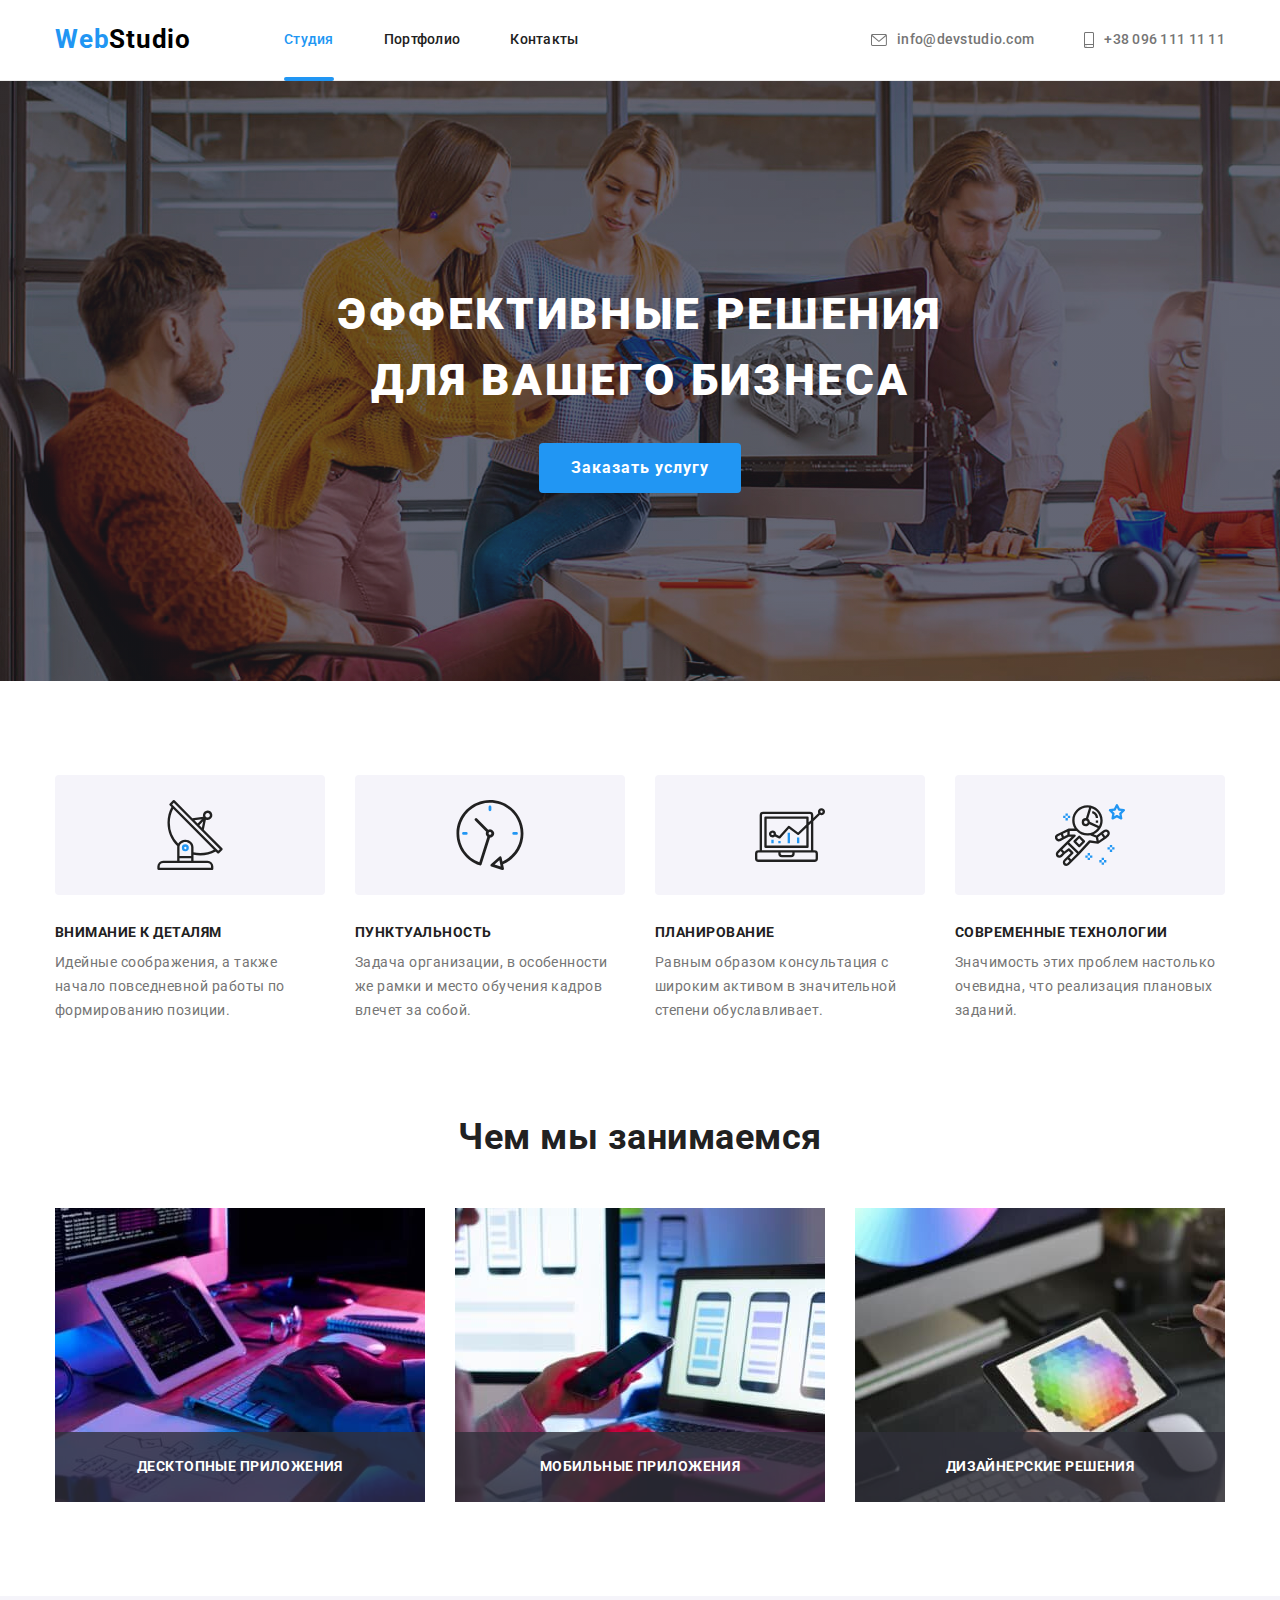
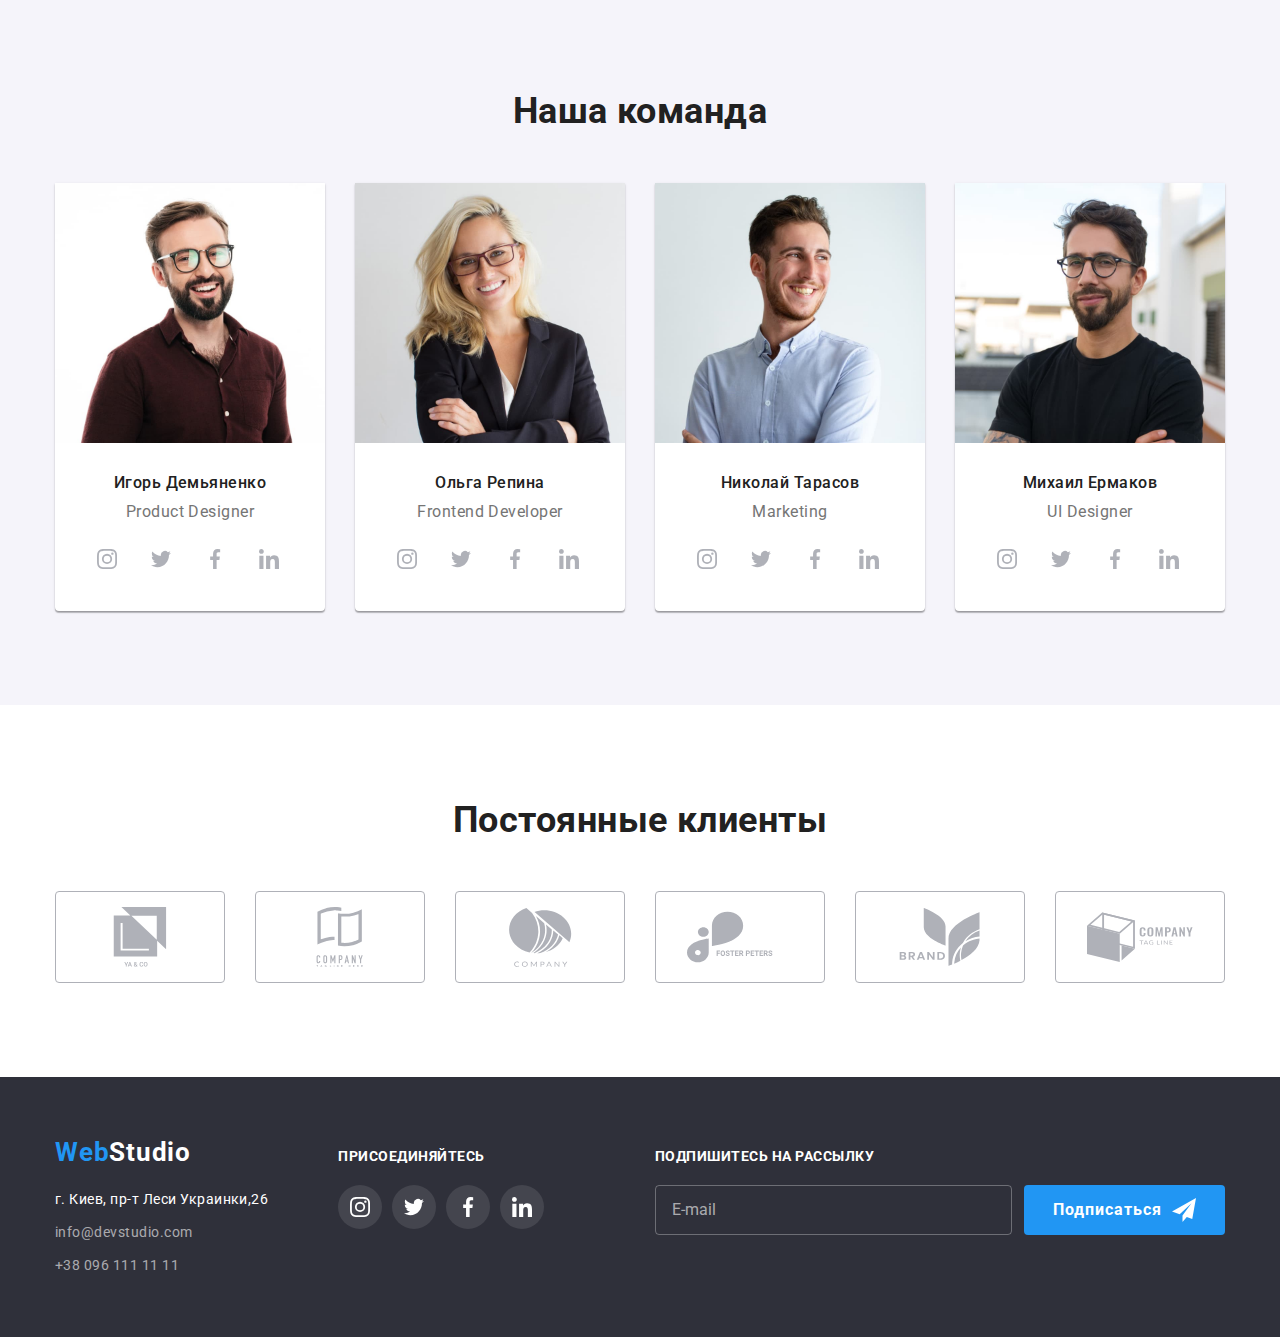
<file: index.html>
<!DOCTYPE html>
<html lang="ru">
  <head>
    <meta charset="UTF-8" />
    <meta http-equiv="X-UA-Compatible" content="IE=edge" />
    <meta name="viewport" content="width=device-width, initial-scale=1.0" />
    <title>Студия</title>
    <link
      href="https://fonts.googleapis.com/css2?family=Raleway:wght@700&family=Roboto:wght@400;500;700;900&display=swap"
      rel="stylesheet"
    />
    <link
      rel="stylesheet"
      href="https://cdnjs.cloudflare.com/ajax/libs/modern-normalize/1.1.0/modern-normalize.min.css"
    />
    <link rel="stylesheet" href="./css/main.min.css" />
  </head>
  <body>
    <!-- Container Header -->

    <header class="header">
      <div class="header__conteiner conteiner">
        <!-- Header Navigation -->
        <nav class="nav">
          <a lang="en" href="./index.html" class="logo nav__logo link"
            >Web<span class="logo__black">Studio</span></a
          >
          <ul class="nav__list list">
            <li class="nav__item">
              <a href="./index.html" class="nav__link nav__link--current link">Студия</a>
            </li>
            <li class="nav__item">
              <a href="./portfolio.html" class="nav__link link">Портфолио</a>
            </li>
            <li class="nav__item"><a href="" class="nav__link link">Контакты</a></li>
          </ul>
        </nav>

        <!-- Header Contects -->

        <ul class="contacts list">
          <li class="contacts__item">
            <a class="contacts__link link" href="mailto:info@devstudio.com">
              <svg class="contacts__icon" width="16" height="12">
                <use href="./images/icons.svg#envelope"></use>
              </svg>
              info@devstudio.com
            </a>
          </li>
          <li class="contacts__item">
            <a class="contacts__link link" href="tel:+380961111111">
              <svg class="contacts__icon" width="10" height="16">
                <use href="./images/icons.svg#smartphone"></use>
              </svg>
              +38 096 111 11 11
            </a>
          </li>
        </ul>
      </div>
    </header>

    <!-- Container About -->

    <main>
      <!-- section Hero -->
      <section class="hero">
        <div class="conteiner">
          <h1 class="hero__title">Эффективные решения для вашего бизнеса</h1>
          <button type="button" class="hero__button" data-modal-open>Заказать услугу</button>
        </div>
      </section>

      <!-- section Specifics -->

      <section class="section">
        <div class="conteiner">
          <h2 class="visually-hidden">Особенности</h2>
          <ul class="specifics list">
            <li class="specifics__item">
              <div class="specifics__box">
                <svg class="specifics__icon">
                  <use href="./images/icons.svg#antenna"></use>
                </svg>
              </div>
              <h3 class="specifics__caption">Внимание к деталям</h3>
              <p class="specifics__text">
                Идейные соображения, а также начало повседневной работы по формированию позиции.
              </p>
            </li>

            <li class="specifics__item">
              <div class="specifics__box">
                <svg class="specifics__icon">
                  <use href="./images/icons.svg#clock"></use>
                </svg>
              </div>
              <h3 class="specifics__caption">Пунктуальность</h3>
              <p class="specifics__text">
                Задача организации, в особенности же рамки и место обучения кадров влечет за собой.
              </p>
            </li>

            <li class="specifics__item">
              <div class="specifics__box">
                <svg class="specifics__icon">
                  <use href="./images/icons.svg#diagram"></use>
                </svg>
              </div>
              <h3 class="specifics__caption">Планирование</h3>
              <p class="specifics__text">
                Равным образом консультация с широким активом в значительной степени обуславливает.
              </p>
            </li>

            <li class="specifics__item">
              <div class="specifics__box">
                <svg class="specifics__icon">
                  <use href="./images/icons.svg#astronaut"></use>
                </svg>
              </div>
              <h3 class="specifics__caption">Современные технологии</h3>
              <p class="specifics__text">
                Значимость этих проблем настолько очевидна, что реализация плановых заданий.
              </p>
            </li>
          </ul>
        </div>
      </section>

      <!-- section Features -->

      <section class="section section--padding">
        <div class="conteiner">
          <h2 class="section__title">Чем мы занимаемся</h2>
          <ul class="features list">
            <li class="features__item">
              <div class="features__card">
                <img
                  src="./images/box-1.jpg"
                  alt="Планшет с клавиатурой"
                  width="370"
                  height="294"
                />
                <div class="features__thumb">
                  <h3 class="features__caption">Десктопные приложения</h3>
                </div>
              </div>
            </li>

            <li class="features__item">
              <div class="features__card">
                <img src="./images/box-2.jpg" alt="Смартфон и ноутбук" width="370" height="294" />
                <div class="features__thumb">
                  <h3 class="features__caption">Мобильные приложения</h3>
                </div>
              </div>
            </li>

            <li class="features__item">
              <div class="features__card">
                <img
                  src="./images/box-3.jpg"
                  alt="Планшет с изображением"
                  width="370"
                  height="294"
                />
                <div class="features__thumb">
                  <h3 class="features__caption">Дизайнерские решения</h3>
                </div>
              </div>
            </li>
          </ul>
        </div>
      </section>

      <!-- section Team -->

      <section class="section section--background">
        <div class="conteiner">
          <h2 class="section__title">Наша команда</h2>
          <ul class="team list">
            <li class="team__item">
              <img
                src="./images/team-card-1.jpg"
                alt="Мужчина в очках с бородой в коричневой рубашке"
                width="270"
                height="260"
              />
              <div class="team__card">
                <h3 class="team__caption">Игорь Демьяненко</h3>
                <p lang="en" class="team__text">Product Designer</p>
                <ul class="networks list">
                  <li class="networks__item">
                    <a class="networks__link" href="" aria-label="instagram">
                      <svg class="networks__icon networks__icon--team">
                        <use href="./images/icons.svg#instagram"></use>
                      </svg>
                    </a>
                  </li>

                  <li class="networks__item">
                    <a class="networks__link" href="" aria-label="twitter">
                      <svg class="networks__icon networks__icon--team">
                        <use href="./images/icons.svg#twitter"></use>
                      </svg>
                    </a>
                  </li>

                  <li class="networks__item">
                    <a class="networks__link" href="" aria-label="facebook">
                      <svg class="networks__icon networks__icon--team">
                        <use href="./images/icons.svg#facebook"></use>
                      </svg>
                    </a>
                  </li>

                  <li class="networks__item">
                    <a class="networks__link" href="" aria-label="linkedin">
                      <svg class="networks__icon networks__icon--team">
                        <use href="./images/icons.svg#linkedin"></use>
                      </svg>
                    </a>
                  </li>
                </ul>
              </div>
            </li>

            <li class="team__item">
              <img
                src="./images/team-card-2.jpg"
                alt="Девушка с белыми волосами в очках в черном пиджаке"
                width="270"
                height="260"
              />
              <div class="team__card">
                <h3 class="team__caption">Ольга Репина</h3>
                <p lang="en" class="team__text">Frontend Developer</p>
                <ul class="networks list">
                  <li class="networks__item">
                    <a class="networks__link" href="" aria-label="instagram">
                      <svg class="networks__icon networks__icon--team">
                        <use href="./images/icons.svg#instagram"></use>
                      </svg>
                    </a>
                  </li>

                  <li class="networks__item">
                    <a class="networks__link" href="" aria-label="twitter">
                      <svg class="networks__icon networks__icon--team">
                        <use href="./images/icons.svg#twitter"></use>
                      </svg>
                    </a>
                  </li>

                  <li class="networks__item">
                    <a class="networks__link" href="" aria-label="facebook">
                      <svg class="networks__icon networks__icon--team">
                        <use href="./images/icons.svg#facebook"></use>
                      </svg>
                    </a>
                  </li>

                  <li class="networks__item">
                    <a class="networks__link" href="" aria-label="linkedin">
                      <svg class="networks__icon networks__icon--team">
                        <use href="./images/icons.svg#linkedin"></use>
                      </svg>
                    </a>
                  </li>
                </ul>
              </div>
            </li>

            <li class="team__item">
              <img
                src="./images/team-card-3.jpg"
                alt="Мужчина в белой рубашке"
                width="270"
                height="260"
              />
              <div class="team__card">
                <h3 class="team__caption">Николай Тарасов</h3>
                <p lang="en" class="team__text">Marketing</p>
                <ul class="networks list">
                  <li class="networks__item">
                    <a class="networks__link" href="" aria-label="instagram">
                      <svg class="networks__icon networks__icon--team">
                        <use href="./images/icons.svg#instagram"></use>
                      </svg>
                    </a>
                  </li>

                  <li class="networks__item">
                    <a class="networks__link" href="" aria-label="twitter">
                      <svg class="networks__icon networks__icon--team">
                        <use href="./images/icons.svg#twitter"></use>
                      </svg>
                    </a>
                  </li>

                  <li class="networks__item">
                    <a class="networks__link" href="" aria-label="facebook">
                      <svg class="networks__icon networks__icon--team">
                        <use href="./images/icons.svg#facebook"></use>
                      </svg>
                    </a>
                  </li>

                  <li class="networks__item">
                    <a class="networks__link" href="" aria-label="linkedin">
                      <svg class="networks__icon networks__icon--team">
                        <use href="./images/icons.svg#linkedin"></use>
                      </svg>
                    </a>
                  </li>
                </ul>
              </div>
            </li>

            <li class="team__item">
              <img
                src="./images/team-card-4.jpg"
                alt="Мужчина в очках с бородой в черной футболке"
                width="270"
                height="260"
              />
              <div class="team__card">
                <h3 class="team__caption">Михаил Ермаков</h3>
                <p lang="en" class="team__text">UI Designer</p>
                <ul class="networks list">
                  <li class="networks__item">
                    <a class="networks__link" href="" aria-label="instagram">
                      <svg class="networks__icon networks__icon--team">
                        <use href="./images/icons.svg#instagram"></use>
                      </svg>
                    </a>
                  </li>

                  <li class="networks__item">
                    <a class="networks__link" href="" aria-label="twitter">
                      <svg class="networks__icon networks__icon--team">
                        <use href="./images/icons.svg#twitter"></use>
                      </svg>
                    </a>
                  </li>

                  <li class="networks__item">
                    <a class="networks__link" href="" aria-label="facebook">
                      <svg class="networks__icon networks__icon--team">
                        <use href="./images/icons.svg#facebook"></use>
                      </svg>
                    </a>
                  </li>

                  <li class="networks__item">
                    <a class="networks__link" href="" aria-label="linkedin">
                      <svg class="networks__icon networks__icon--team">
                        <use href="./images/icons.svg#linkedin"></use>
                      </svg>
                    </a>
                  </li>
                </ul>
              </div>
            </li>
          </ul>
        </div>
      </section>

      <!--section Clients -->

      <section class="section">
        <div class="conteiner">
          <h2 class="section__title">Постоянные клиенты</h2>
          <ul class="clients list">
            <li class="clients__item">
              <a class="clients__links" href="" aria-label="company-a">
                <svg class="clients__icon" width="106" height="60">
                  <use href="./images/icons.svg#group-a"></use>
                </svg>
              </a>
            </li>

            <li class="clients__item">
              <a class="clients__links" href="" aria-label="company-b">
                <svg class="clients__icon" width="106" height="60">
                  <use href="./images/icons.svg#group-b"></use>
                </svg>
              </a>
            </li>

            <li class="clients__item">
              <a class="clients__links" href="" aria-label="company-c">
                <svg class="clients__icon" width="106" height="60">
                  <use href="./images/icons.svg#group-c"></use>
                </svg>
              </a>
            </li>

            <li class="clients__item">
              <a class="clients__links" href="" aria-label="company-d">
                <svg class="clients__icon" width="106" height="60">
                  <use href="./images/icons.svg#group-d"></use>
                </svg>
              </a>
            </li>

            <li class="clients__item">
              <a class="clients__links" href="" aria-label="company-e">
                <svg class="clients__icon" width="106" height="60">
                  <use href="./images/icons.svg#group-e"></use>
                </svg>
              </a>
            </li>

            <li class="clients__item">
              <a class="clients__links" href="" aria-label="company-f">
                <svg class="clients__icon" width="106" height="60">
                  <use href="./images/icons.svg#group-f"></use>
                </svg>
              </a>
            </li>
          </ul>
        </div>
      </section>
    </main>

    <!-- Container Information -->

    <footer class="footer">
      <div class="conteiner footer__conteiner">
        <!-- Address -->

        <div class="address">
          <a lang="en" href="./index.html" class="logo footer__logo link"
            >Web<span class="logo__white">Studio</span></a
          >
          <address>
            <ul class="address__list list">
              <li class="address__item">
                <a
                  href="https://goo.gl/maps/yYDRXDm1d8VH44QLA"
                  target="_blank"
                  class="address__link address__link--map link"
                  >г. Киев, пр-т Леси Украинки,26</a
                >
              </li>
              <li class="address__item">
                <a href="mailto:info@devstudio.com" class="address__link link"
                  >info@devstudio.com</a
                >
              </li>
              <li class="address__item">
                <a href="tel:+380961111111" class="address__link link">+38 096 111 11 11</a>
              </li>
            </ul>
          </address>
        </div>

        <!-- Footer Links -->

        <div class="footer-links">
          <b class="footer-links__caption">присоединяйтесь</b>
          <ul class="networks list">
            <li class="networks__item">
              <a class="networks__link networks__link--fotter" href="" aria-label="instagram">
                <svg class="networks__icon networks__icon--footer">
                  <use href="./images/icons.svg#instagram"></use>
                </svg>
              </a>
            </li>

            <li class="networks__item">
              <a class="networks__link networks__link--fotter" href="" aria-label="twitter">
                <svg class="networks__icon networks__icon--footer">
                  <use href="./images/icons.svg#twitter"></use>
                </svg>
              </a>
            </li>

            <li class="networks__item">
              <a class="networks__link networks__link--fotter" href="" aria-label="facebook">
                <svg class="networks__icon networks__icon--footer">
                  <use href="./images/icons.svg#facebook"></use>
                </svg>
              </a>
            </li>

            <li class="networks__item">
              <a class="networks__link networks__link--fotter" href="" aria-label="linkedin">
                <svg class="networks__icon networks__icon--footer">
                  <use href="./images/icons.svg#linkedin"></use>
                </svg>
              </a>
            </li>
          </ul>
        </div>

        <!-- Footer form -->

        <form name="footer-form" autocomplete="on" class="footer-form">
          <strong class="footer-form__titel">Подпишитесь на рассылку</strong>
          <div class="mailing">
            <input type="email" name="mail" placeholder="E-mail" class="mailing__input" />

            <button type="submit" class="footer__button">
              Подписаться
              <svg class="button__icon" width="24" height="24">
                <use href="./images/icons.svg#icon-send"></use>
              </svg>
            </button>
          </div>
        </form>
      </div>
    </footer>

    <!-- Model window -->

    <div class="backdrop is-hidden" data-modal>
      <div class="modal">
        <button class="backdrop-button" data-modal-close>
          <svg class="backdrop-button__icon">
            <use href="./images/icons.svg#close-black"></use>
          </svg>
        </button>

        <!-- Modal form -->

        <form name="modal-form" autocomplete="on" class="modal-form">
          <b class="modal-form__titel">Оставьте свои данные, мы вам перезвоним</b>

          <div class="modal-form__meta">
            <div class="modal-form__field">
              <label class="modal-form__label" for="user-name">Имя</label>
              <div class="modal-form__inner">
                <input
                  class="modal-form__input"
                  type="text"
                  name="user-name"
                  id="user-name"
                  autofocus
                />
                <svg class="modal-form__icon" width="18" height="18">
                  <use href="./images/icons.svg#person"></use>
                </svg>
              </div>
            </div>

            <div class="modal-form__field">
              <label class="modal-form__label" for="tel">Телефон</label>
              <div class="modal-form__inner">
                <input class="modal-form__input" type="tel" name="tel" id="tel" />
                <svg class="modal-form__icon" width="18" height="18">
                  <use href="./images/icons.svg#phone"></use>
                </svg>
              </div>
            </div>

            <div class="modal-form__field">
              <label class="modal-form__label" for="email">Почта</label>
              <div class="modal-form__inner">
                <input class="modal-form__input" type="email" name="email" id="email" />
                <svg class="modal-form__icon" width="18" height="18">
                  <use href="./images/icons.svg#email"></use>
                </svg>
              </div>
            </div>

            <label class="modal-form__comment">
              <span class="modal-form__label">Комментарий</span>
              <textarea
                class="modal-form__textarea"
                name="comment"
                placeholder="Введите текст"
              ></textarea>
            </label>
          </div>

          <div class="policy">
            <label class="policy__label">
              <input type="checkbox" name="policy" class="checkbox" />
              <span class="policy__icon"></span>
              <span class="policy__text">Соглашаюсь с рассылкой и принимаю</span>
            </label>
            <a href="" class="policy__link link">Условия договора</a>
          </div>

          <button type="submit" class="modal__button">Отправить</button>
        </form>
      </div>
    </div>

    <script src="./js/modal.js"></script>
    <script>
      const { height: headerHeight } = document.querySelector('.header').getBoundingClientRect();
      document.body.style.paddingTop = `${headerHeight}px`;
    </script>
  </body>
</html>
</file>
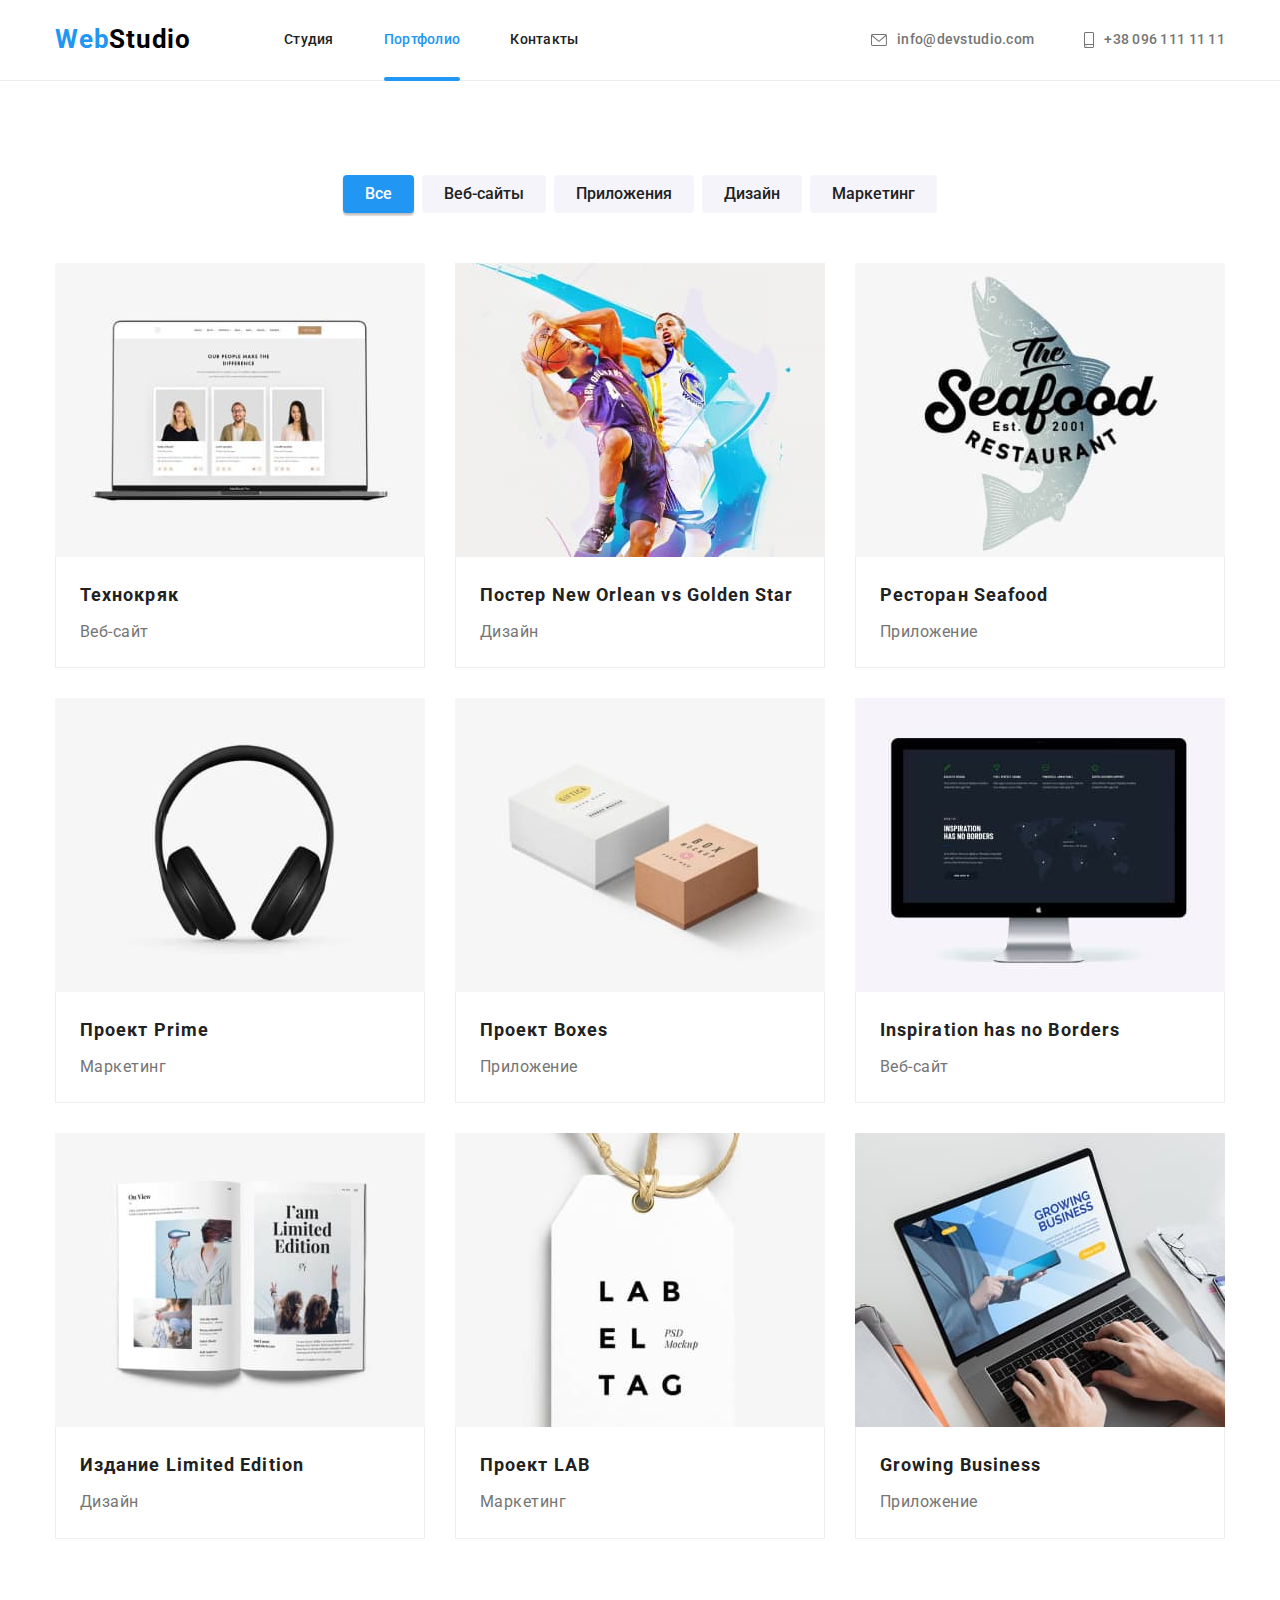
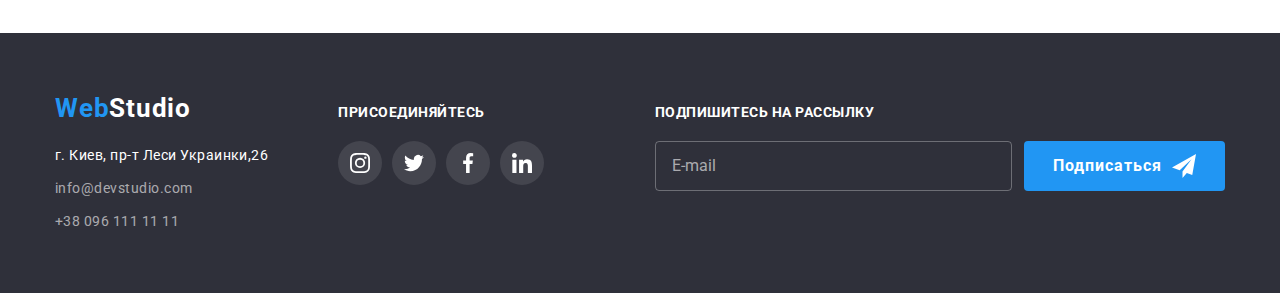
<file: portfolio.html>
<!DOCTYPE html>
<html lang="ru">
  <head>
    <meta charset="UTF-8" />
    <meta http-equiv="X-UA-Compatible" content="IE=edge" />
    <meta name="viewport" content="width=device-width, initial-scale=1.0" />
    <title>Портфолио</title>
    <link rel="preconnect" href="https://fonts.googleapis.com" />
    <link rel="preconnect" href="https://fonts.gstatic.com" crossorigin />
    <link
      href="https://fonts.googleapis.com/css2?family=Raleway:wght@700&family=Roboto:wght@400;500;700;900&display=swap"
      rel="stylesheet"
    />
    <link
      rel="stylesheet"
      href="https://cdnjs.cloudflare.com/ajax/libs/modern-normalize/1.1.0/modern-normalize.min.css"
    />
    <link rel="stylesheet" href="./css/main.min.css" />
  </head>
  <body>
    <!-- Container Header -->

    <header class="header">
      <div class="header__conteiner conteiner">
        <!-- Header Navigation -->
        <nav class="nav">
          <a lang="en" href="./index.html" class="logo nav__logo link"
            >Web<span class="logo__black">Studio</span></a
          >
          <ul class="nav__list list">
            <li class="nav__item">
              <a href="./index.html" class="nav__link link">Студия</a>
            </li>
            <li class="nav__item nav__item--current">
              <a href="./portfolio.html" class="nav__link link nav__link--current">Портфолио</a>
            </li>
            <li class="nav__item"><a href="" class="nav__link link">Контакты</a></li>
          </ul>
        </nav>

        <!-- Header Contects -->

        <ul class="contacts list">
          <li class="contacts__item">
            <a class="contacts__link link" href="mailto:info@devstudio.com">
              <svg class="contacts__icon" width="16" height="12">
                <use href="./images/icons.svg#envelope"></use>
              </svg>
              info@devstudio.com
            </a>
          </li>
          <li class="contacts__item">
            <a class="contacts__link link" href="tel:+380961111111">
              <svg class="contacts__icon" width="10" height="16">
                <use href="./images/icons.svg#smartphone"></use>
              </svg>
              +38 096 111 11 11
            </a>
          </li>
        </ul>
      </div>
    </header>

    <!-- Container Portfolio -->

    <main>
      <!-- section Portfolio -->

      <section class="works section">
        <div class="conteiner">
          <!-- Potrfolio navigation -->

          <ul class="buttons list">
            <li class="buttons__item">
              <button type="button" class="works__button works__button--current">Все</button>
            </li>

            <li class="buttons__item">
              <button type="button" class="works__button">Веб-сайты</button>
            </li>

            <li class="buttons__item">
              <button type="button" class="works__button">Приложения</button>
            </li>

            <li class="buttons__item">
              <button type="button" class="works__button">Дизайн</button>
            </li>

            <li class="buttons__item">
              <button type="button" class="works__button">Маркетинг</button>
            </li>
          </ul>

          <!-- Works -->

          <h1 class="works__titel visually-hidden">Работы</h1>
          <ul class="works__list list">
            <li class="works__item">
              <a class="product link" href="">
                <div class="product__thumb">
                  <img
                    src="./images/portfol-1.jpg"
                    alt="ноутбук с вебсайтом"
                    width="370"
                    height="294"
                  />

                  <div class="product__overlay">
                    <p class="product__info">
                      Технокряк это современная площадка распространения коронавируса. Компании
                      используют эту платформу для цифрового шпионажа и атак на защищённые сервера
                      конкурентов.
                    </p>
                  </div>
                </div>

                <div class="product__name">
                  <h2 class="product__caption">Технокряк</h2>
                  <p class="product__text">Веб-сайт</p>
                </div>
              </a>
            </li>

            <li class="works__item">
              <a class="product link" href="">
                <div class="product__thumb">
                  <img src="./images/portfol-2.jpg" alt="баскетболисты" width="370" height="294" />
                  <div class="product__overlay">
                    <p class="product__info">
                      Lorem ipsum dolor sit amet consectetur adipisicing elit. Explicabo aliquam
                      ipsam enim dolor reiciendis repellat non, saepe obcaecati praesentium quas
                      repellendus rerum aspernatur accusantium in illum cupiditate minima provident
                      quae.
                    </p>
                  </div>
                </div>

                <div class="product__name">
                  <h2 class="product__caption">
                    Постер <span lang="en">New Orlean vs Golden Star</span>
                  </h2>
                  <p class="product__text">Дизайн</p>
                </div>
              </a>
            </li>

            <li class="works__item">
              <a class="product link" href="">
                <div class="product__thumb">
                  <img src="./images/portfol-3.jpg" alt="лого с рыбой" width="370" height="294" />
                  <div class="product__overlay">
                    <p class="product__info">
                      Lorem ipsum dolor sit amet consectetur adipisicing elit. Explicabo aliquam
                      ipsam enim dolor reiciendis repellat non, saepe obcaecati praesentium quas
                      repellendus rerum aspernatur accusantium in illum cupiditate minima provident
                      quae.
                    </p>
                  </div>
                </div>

                <div class="product__name">
                  <h2 class="product__caption">Ресторан <span lang="en">Seafood</span></h2>
                  <p class="product__text">Приложение</p>
                </div>
              </a>
            </li>

            <li class="works__item">
              <a class="product link" href="">
                <div class="product__thumb">
                  <img src="./images/portfol-4.jpg" alt="наушники" width="370" height="294" />
                  <div class="product__overlay">
                    <p class="product__info">
                      Lorem ipsum dolor sit amet consectetur adipisicing elit. Explicabo aliquam
                      ipsam enim dolor reiciendis repellat non, saepe obcaecati praesentium quas
                      repellendus rerum aspernatur accusantium in illum cupiditate minima provident
                      quae.
                    </p>
                  </div>
                </div>

                <div class="product__name">
                  <h2 class="product__caption">Проект <span>Prime</span></h2>
                  <p class="product__text">Маркетинг</p>
                </div>
              </a>
            </li>

            <li class="works__item">
              <a class="product link" href="">
                <div class="product__thumb">
                  <img src="./images/portfol-5.jpg" alt="две коробки" width="370" height="294" />
                  <div class="product__overlay">
                    <p class="product__info">
                      Lorem ipsum dolor sit amet consectetur adipisicing elit. Explicabo aliquam
                      ipsam enim dolor reiciendis repellat non, saepe obcaecati praesentium quas
                      repellendus rerum aspernatur accusantium in illum cupiditate minima provident
                      quae.
                    </p>
                  </div>
                </div>

                <div class="product__name">
                  <h2 class="product__caption">Проект <span lang="en">Boxes</span></h2>
                  <p class="product__text">Приложение</p>
                </div>
              </a>
            </li>

            <li class="works__item">
              <a class="product link" href="">
                <div class="product__thumb">
                  <img
                    src="./images/portfol-6.jpg"
                    alt="монитор компьютера"
                    width="370"
                    height="294"
                  />
                  <div class="product__overlay">
                    <p class="product__info">
                      Lorem ipsum dolor sit amet consectetur adipisicing elit. Explicabo aliquam
                      ipsam enim dolor reiciendis repellat non, saepe obcaecati praesentium quas
                      repellendus rerum aspernatur accusantium in illum cupiditate minima provident
                      quae.
                    </p>
                  </div>
                </div>
                <div class="product__name">
                  <h2 lang="en" class="product__caption">Inspiration has no Borders</h2>
                  <p class="product__text">Веб-сайт</p>
                </div>
              </a>
            </li>

            <li class="works__item">
              <a class="product link" href="">
                <div class="product__thumb">
                  <img
                    src="./images/portfol-7.jpg"
                    alt="развернутая книга"
                    width="370"
                    height="294"
                  />
                  <div class="product__overlay">
                    <p class="product__info">
                      Lorem ipsum dolor sit amet consectetur adipisicing elit. Explicabo aliquam
                      ipsam enim dolor reiciendis repellat non, saepe obcaecati praesentium quas
                      repellendus rerum aspernatur accusantium in illum cupiditate minima provident
                      quae.
                    </p>
                  </div>
                </div>
                <div class="product__name">
                  <h2 class="product__caption">Издание <span lang="en">Limited Edition</span></h2>
                  <p class="product__text">Дизайн</p>
                </div>
              </a>
            </li>

            <li class="works__item">
              <a class="product link" href="">
                <div class="product__thumb">
                  <img src="./images/portfol-8.jpg" alt="бирка с лого" width="370" height="294" />
                  <div class="product__overlay">
                    <p class="product__info">
                      Lorem ipsum dolor sit amet consectetur adipisicing elit. Explicabo aliquam
                      ipsam enim dolor reiciendis repellat non, saepe obcaecati praesentium quas
                      repellendus rerum aspernatur accusantium in illum cupiditate minima provident
                      quae.
                    </p>
                  </div>
                </div>
                <div class="product__name">
                  <h2 class="product__caption">Проект <span lang="en">LAB</span></h2>
                  <p class="product__text">Маркетинг</p>
                </div>
              </a>
            </li>

            <li class="works__item">
              <a class="product link" href="">
                <div class="product__thumb">
                  <img
                    src="./images/portfol-9.jpg"
                    alt="открытый ноутбук с руками"
                    width="370"
                    height="294"
                  />
                  <div class="product__overlay">
                    <p class="product__info">
                      Lorem ipsum dolor sit amet consectetur adipisicing elit. Explicabo aliquam
                      ipsam enim dolor reiciendis repellat non, saepe obcaecati praesentium quas
                      repellendus rerum aspernatur accusantium in illum cupiditate minima provident
                      quae.
                    </p>
                  </div>
                </div>
                <div class="product__name">
                  <h2 lang="en" class="product__caption">Growing Business</h2>
                  <p class="product__text">Приложение</p>
                </div>
              </a>
            </li>
          </ul>
        </div>
      </section>
    </main>

    <!-- Container Information -->

    <footer class="footer">
      <div class="conteiner footer__conteiner">
        <!-- Address -->

        <div class="address">
          <a lang="en" href="./index.html" class="logo footer__logo link"
            >Web<span class="logo__white">Studio</span></a
          >
          <address>
            <ul class="address__list list">
              <li class="address__item">
                <a
                  href="https://goo.gl/maps/yYDRXDm1d8VH44QLA"
                  target="_blank"
                  class="address__link address__link--map link"
                  >г. Киев, пр-т Леси Украинки,26</a
                >
              </li>
              <li class="address__item">
                <a href="mailto:info@devstudio.com" class="address__link link"
                  >info@devstudio.com</a
                >
              </li>
              <li class="address__item">
                <a href="tel:+380961111111" class="address__link link">+38 096 111 11 11</a>
              </li>
            </ul>
          </address>
        </div>

        <!-- Footer Links -->

        <div class="footer-links">
          <b class="footer-links__caption">присоединяйтесь</b>
          <ul class="networks list">
            <li class="networks__item">
              <a class="networks__link networks__link--fotter" href="" aria-label="instagram">
                <svg class="networks__icon networks__icon--footer">
                  <use href="./images/icons.svg#instagram"></use>
                </svg>
              </a>
            </li>

            <li class="networks__item">
              <a class="networks__link networks__link--fotter" href="" aria-label="twitter">
                <svg class="networks__icon networks__icon--footer">
                  <use href="./images/icons.svg#twitter"></use>
                </svg>
              </a>
            </li>

            <li class="networks__item">
              <a class="networks__link networks__link--fotter" href="" aria-label="facebook">
                <svg class="networks__icon networks__icon--footer">
                  <use href="./images/icons.svg#facebook"></use>
                </svg>
              </a>
            </li>

            <li class="networks__item">
              <a class="networks__link networks__link--fotter" href="" aria-label="linkedin">
                <svg class="networks__icon networks__icon--footer">
                  <use href="./images/icons.svg#linkedin"></use>
                </svg>
              </a>
            </li>
          </ul>
        </div>

        <!-- Footer mailing -->

        <form name="footer-form" autocomplete="on" class="footer-form">
          <strong class="footer-form__titel">Подпишитесь на рассылку</strong>
          <div class="mailing">
            <input type="email" name="mail" placeholder="E-mail" class="mailing__input" />

            <button type="submit" class="button footer__button">
              Подписаться
              <svg class="button__icon" width="24" height="24">
                <use href="./images/icons.svg#icon-send"></use>
              </svg>
            </button>
          </div>
        </form>
      </div>
    </footer>

    <script>
      const { height: headerHeight } = document.querySelector('.header').getBoundingClientRect();
      document.body.style.paddingTop = `${headerHeight}px`;
    </script>
  </body>
</html>
</file>
<file: css/main.min.css>
body{background-color:#fff;color:#757575;font-family:"Roboto",sans-serif;letter-spacing:.03em}h1,h2,h3,ul,p{margin:0}img{display:block;max-width:100%;height:auto}.link{text-decoration:none}.list{padding:0;margin:0;list-style:none}.visually-hidden{position:absolute;width:1px;height:1px;margin:-1px;border:0;padding:0;clip:rect(0 0 0 0);overflow:hidden}.works__button,.hero__button,.footer__button,.modal__button{display:inline-block;font-family:inherit;text-align:center;border:0;border-radius:4px;transition:background-color 250ms cubic-bezier(0.4, 0, 0.2, 1),color 250ms cubic-bezier(0.4, 0, 0.2, 1)}.conteiner{width:1200px;margin-left:auto;margin-right:auto;padding:0 15px}.networks{display:flex}.networks__item:not(:last-child){margin-right:10px}.networks__link{display:flex;justify-content:center;align-items:center;width:44px;height:44px;border-radius:50%;transition:background-color 250ms cubic-bezier(0.4, 0, 0.2, 1)}.networks__link--fotter{background-color:rgba(255,255,255,.1)}.networks__link:hover,.networks__link:focus{background-color:#2196f3}.networks__icon{width:20px;height:20px}.networks__icon--footer{fill:#fff}.networks__icon--team{fill:#afb1b8;transition:fill 250ms cubic-bezier(0.4, 0, 0.2, 1)}.networks__link:hover .networks__icon--team,.networks__link:focus .networks__icon--team{fill:#fff}.logo{color:#2196f3;font-family:"Roboto",sans-serif;font-weight:700;font-size:26px;line-height:1.2;letter-spacing:.03em}.nav__logo{padding:24px 0}.logo__black{color:#000}.footer__logo{display:inline-block;margin-bottom:20px}.logo__white{color:#fff}.header{position:fixed;top:0;left:0;width:100%;min-height:80px;z-index:1;border-bottom:1px solid #ececec;background-color:#fff;font-weight:500;font-size:14px;line-height:1.14;letter-spacing:.02em}.header__conteiner{display:flex}.nav{display:flex;align-items:center}.nav__list{position:relative;display:flex;margin-left:93px}.nav__link{display:block;padding:32px 0;color:#212121;transition:color 250ms cubic-bezier(0.4, 0, 0.2, 1)}.nav__link--current{position:relative;color:#2196f3}.nav__link--current::after{position:absolute;left:0;bottom:-1px;display:inline-block;content:"";width:100%;height:4px;border-radius:2px;background-color:#2196f3}.nav__link:hover,.nav__link:focus{color:#2196f3}.nav__item{position:relative}.nav__item:not(:last-child){margin-right:50px}.contacts{display:flex;margin-left:auto}.contacts__item:not(:last-child){margin-right:50px}.contacts__link{display:flex;padding:32px 0;align-items:center;color:#757575;transition:color 250ms cubic-bezier(0.4, 0, 0.2, 1)}.contacts__link:hover,.contacts__link:focus{color:#2196f3}.contacts__icon{display:inline-block;margin-right:10px;fill:#757575;transition:fill 250ms cubic-bezier(0.4, 0, 0.2, 1)}.contacts__link:hover .contacts__icon,.contacts__link:focus .contacts__icon{fill:#2196f3}.hero{max-width:1600px;height:600px;margin-left:auto;margin-right:auto;padding:200px 0;background-color:#c4c4c4;background-image:linear-gradient(to right, rgba(47, 48, 58, 0.4), rgba(47, 48, 58, 0.4)),url(../images/bg-img.jpg);background-size:1600px;background-position:cover;background-repeat:no-repeat;text-align:center}.hero__title{width:696px;margin-left:auto;margin-right:auto;margin-bottom:30px;color:#fff;font-weight:900;font-size:44px;line-height:1.5;text-align:center;letter-spacing:.06em;text-transform:uppercase}.section{padding:94px 0}.section__title{margin-bottom:50px;color:#212121;font-weight:700;font-size:36px;line-height:1.17;text-align:center}.section--padding{padding-top:0}.section--background{background-color:#f5f4fa}.specifics{display:flex}.specifics__item{max-width:270px}.specifics__item:not(:last-child){margin-right:30px}.specifics__box{display:flex;height:120px;margin-bottom:30px;background-color:#f5f4fa;border-radius:4px;justify-content:center;align-items:center}.specifics__icon{width:70px;height:70px}.specifics__caption{color:#212121;margin-bottom:10px;font-weight:700;font-size:14px;line-height:1.14;text-transform:uppercase}.specifics__text{font-size:14px;line-height:1.7}.features{display:flex}.features__item:not(:last-child){margin-right:30px}.features__card{position:relative}.features__thumb{display:flex;position:absolute;bottom:0;width:100%;height:70px;justify-content:center;align-items:center;background-color:rgba(47,48,58,.8)}.features__caption{color:#fff;font-weight:700;font-size:14px;line-height:1.14;text-align:center;letter-spacing:.03em;text-transform:uppercase}.team{display:flex}.team__item{max-width:270px;border-radius:0px 0px 4px 4px;background-color:#fff;box-shadow:0px 1px 3px rgba(0,0,0,.12),0px 1px 1px rgba(0,0,0,.14),0px 2px 1px rgba(0,0,0,.2)}.team__item:not(:last-child){margin-right:30px}.team__card{padding:30px}.team__caption{color:#212121;margin-bottom:10px;font-weight:500;font-size:16px;line-height:1.19;text-align:center}.team__text{font-size:16px;line-height:1.19;text-align:center;margin-bottom:16px}.clients{display:flex}.clients__item:not(:last-child){margin-right:30px}.clients__links{display:flex;justify-content:center;align-items:center;width:170px;height:92px;border:1px solid #afb1b8;border-radius:4px;transition:border 250ms cubic-bezier(0.4, 0, 0.2, 1)}.clients__links:hover,.clients__links:focus{border:1px solid #2196f3}.clients__icon{fill:#afb1b8;transition:fill 250ms cubic-bezier(0.4, 0, 0.2, 1)}.clients__links:hover .clients__icon,.clients__links:focus .clients__icon{fill:#2196f3}.footer{padding-top:60px;padding-bottom:60px;background-color:#2f303a}.footer__conteiner{display:flex;align-items:baseline}.address{margin-right:70px}.address__list{font-style:normal;font-size:14px;line-height:1.7}.address__item:not(:last-child){margin-bottom:9px}.address__link{color:rgba(255,255,255,.6);transition:color 250ms cubic-bezier(0.4, 0, 0.2, 1)}.address__link:hover,.address__link:hover{color:#2196f3}.address__link--map{color:#fff;transition:color 250ms cubic-bezier(0.4, 0, 0.2, 1)}.footer-links__caption{display:inline-block;margin-bottom:20px;color:#fff;font-weight:700;font-size:14px;line-height:1.14;text-transform:uppercase}.footer-form{display:flex;flex-direction:column;width:570px;margin-left:auto}.footer-form__titel{margin-bottom:20px;color:#fff;font-weight:700;font-size:14px;line-height:1.14;text-transform:uppercase}.mailing{display:flex;align-items:stretch}.mailing__input{display:inline-block;padding-left:16px;flex-grow:1;border:1px solid rgba(255,255,255,.3);border-radius:4px;background-color:rgba(0,0,0,0);color:rgba(255,255,255,.6)}.mailing__input::-moz-placeholder{color:rgba(255,255,255,.6);font-size:16px;line-height:1.25px}.mailing__input:-ms-input-placeholder{color:rgba(255,255,255,.6);font-size:16px;line-height:1.25px}.mailing__input::placeholder{color:rgba(255,255,255,.6);font-size:16px;line-height:1.25px}.buttons{margin-bottom:50px;display:flex;justify-content:center}.buttons__item:not(:last-child){margin-right:8px}.works__list{display:flex;flex-wrap:wrap;margin-right:-30px;margin-bottom:-30px}.works__item{width:calc(33.3333333333% - 30px);margin-right:30px;margin-bottom:30px}.product{display:block;transition:box-shadow 250ms cubic-bezier(0.4, 0, 0.2, 1)}.product:hover,.product:focus{box-shadow:0px 4px 4px rgba(0,0,0,.25),0px 1px 1px rgba(0,0,0,.12),0px 4px 4px rgba(0,0,0,.06),1px 4px 6px rgba(0,0,0,.16)}.product__thumb{position:relative;overflow:hidden}.product__info{color:#fff;font-size:18px;line-height:1.56}.product__name{border:1px solid #eee;border-top:none;padding:20px 24px}.product__caption{color:#212121;margin-bottom:4px;font-weight:700;font-size:18px;line-height:2;letter-spacing:.06em}.product__text{color:#757575;font-style:normal;font-size:16px;line-height:1.9}.product__overlay{position:absolute;top:0;left:0;width:100%;height:100%;padding:63px 24px;background-color:rgba(33,150,243,.9);transition:transform 250ms cubic-bezier(0.4, 0, 0.2, 1),opacity 250ms cubic-bezier(0.4, 0, 0.2, 1);transform:translateY(100%);overflow:auto;opacity:0}.product:hover .product__overlay,.product:focus .product__overlay{transform:translateY(0);opacity:1}.hero__button,.footer__button,.modal__button{min-width:200px;padding:10px 32px;background-color:#2196f3;color:#fff;cursor:pointer;transition:background-color 250ms cubic-bezier(0.4, 0, 0.2, 1),color 250ms cubic-bezier(0.4, 0, 0.2, 1);font-weight:700;font-size:16px;line-height:1.9;letter-spacing:.06em}.hero__button:hover,.hero__button:focus,.footer__button:hover,.footer__button:focus,.modal__button:hover,.modal__button:focus{background-color:#188ce8;color:#fff}.footer__button{display:flex;align-items:center;margin-left:12px;padding:10px 29px}.button__icon{display:inline-block;width:24px;height:24px;margin-left:10px}.modal__button{box-shadow:0px 1px 3px rgba(0,0,0,.12),0px 1px 1px rgba(0,0,0,.14),0px 2px 1px rgba(0,0,0,.2)}.works__button{padding:6px 22px;background-color:#f5f4fa;color:#212121;cursor:pointer;transition:background-color 250ms cubic-bezier(0.4, 0, 0.2, 1),color 250ms cubic-bezier(0.4, 0, 0.2, 1),box-shadow 250ms cubic-bezier(0.4, 0, 0.2, 1);font-weight:500;font-size:16px;line-height:1.6}.works__button--current,.works__button:hover,.works__button:focus{background-color:#2196f3;color:#fff;box-shadow:0px 3px 1px rgba(0,0,0,.1),0px 1px 2px rgba(0,0,0,.08),0px 2px 2px rgba(0,0,0,.12)}.backdrop{position:fixed;top:0;left:0;width:100%;height:100%;z-index:2;background-color:rgba(0,0,0,.2);opacity:1;transition:opacity 250ms cubic-bezier(0.4, 0, 0.2, 1),visibility 250ms cubic-bezier(0.4, 0, 0.2, 1)}.backdrop.is-hidden{visibility:hidden;opacity:0;pointer-events:none}.backdrop-button{position:absolute;top:8px;right:8px;display:flex;justify-content:center;align-items:center;margin:0;padding:0;width:30px;height:30px;border-radius:50%;border:1px solid rgba(0,0,0,.1);background-color:#fff;cursor:pointer}.backdrop-button__icon{width:18px;height:18px;transition:fill 250ms cubic-bezier(0.4, 0, 0.2, 1)}.backdrop-button:hover .backdrop-button__icon{fill:#2196f3}.modal{position:absolute;top:50%;left:50%;min-width:528px;min-height:581px;padding:40px;border-radius:4px;background-color:#fff;box-shadow:0px 1px 3px rgba(0,0,0,.12),0px 1px 1px rgba(0,0,0,.14),0px 2px 1px rgba(0,0,0,.2);transform:translate(-50%, -50%) scale(1);transition:transform 250ms cubic-bezier(0.4, 0, 0.2, 1)}.backdrop.is-hidden+.modal{transform:translate(-50%, -50%) scale(1.1)}.modal-form{display:flex;flex-direction:column;align-items:center}.modal-form__titel{display:inline-block;margin-bottom:12px;color:#212121;font-weight:700;font-size:20px;line-height:1.15;text-align:center}.modal-form__meta{display:flex;flex-direction:column;width:100%;margin-bottom:20px}.modal-form__field{display:flex;flex-direction:column;margin-bottom:10px}.modal-form__label{margin-bottom:4px;font-size:12px;line-height:1.17;letter-spacing:.01em}.modal-form__inner{position:relative}.modal-form__input{width:100%;padding:11px 12px;padding-left:42px;height:40px;border:1px solid rgba(33,33,33,.2);border-radius:4px;outline:0px;transition:border 250ms cubic-bezier(0.4, 0, 0.2, 1);font-size:12px;line-height:1.17;letter-spacing:.01em}.modal-form__input:hover,.modal-form__input:focus{border:1px solid #2196f3;cursor:pointer}.modal-form__icon{position:absolute;bottom:0;left:12px;top:50%;transform:translateY(-50%);transition:fill 250ms cubic-bezier(0.4, 0, 0.2, 1)}.modal-form__input:hover+.modal-form__icon,.modal-form__input:focus+.modal-form__icon{fill:#2196f3;cursor:pointer}.modal-form__comment{display:flex;flex-direction:column}.modal-form__textarea{padding:12px 16px;width:100%;height:120px;border:1px solid rgba(33,33,33,.2);border-radius:4px;resize:none;outline:0px;font-size:12px;line-height:1.17;letter-spacing:.01em}.modal-form__textarea:hover,.modal-form__textarea:focus{border:1px solid #2196f3;cursor:pointer}.modal-form__textarea::-moz-placeholder{color:rgba(117,117,117,.5);font-size:12px;line-height:1.17;letter-spacing:.01em}.modal-form__textarea:-ms-input-placeholder{color:rgba(117,117,117,.5);font-size:12px;line-height:1.17;letter-spacing:.01em}.modal-form__textarea::placeholder{color:rgba(117,117,117,.5);font-size:12px;line-height:1.17;letter-spacing:.01em}.policy{display:inline-flex;align-items:center;margin-bottom:30px}.policy__label{display:inline-flex;align-items:center;cursor:pointer}.policy__text{font-size:14px;line-height:1.71}.policy__link{margin-left:3px;color:#2196f3;font-size:14px;line-height:1.71;-webkit-text-decoration-line:underline;text-decoration-line:underline}.checkbox{position:absolute;width:1px;height:1px;margin:-1px;border:0;padding:0;clip:rect(0 0 0 0);overflow:hidden}.policy__icon{display:inline-block;width:16px;height:15px;margin-right:7px;background-image:url(../images/icon-check-1.svg);background-repeat:no-repeat;background-size:contain;background-position:center}.checkbox:checked+.policy__icon{background-image:url(../images/icon-check-2.svg);background-repeat:no-repeat;background-size:contain;background-position:center}/*# sourceMappingURL=main.min.css.map */
</file>
